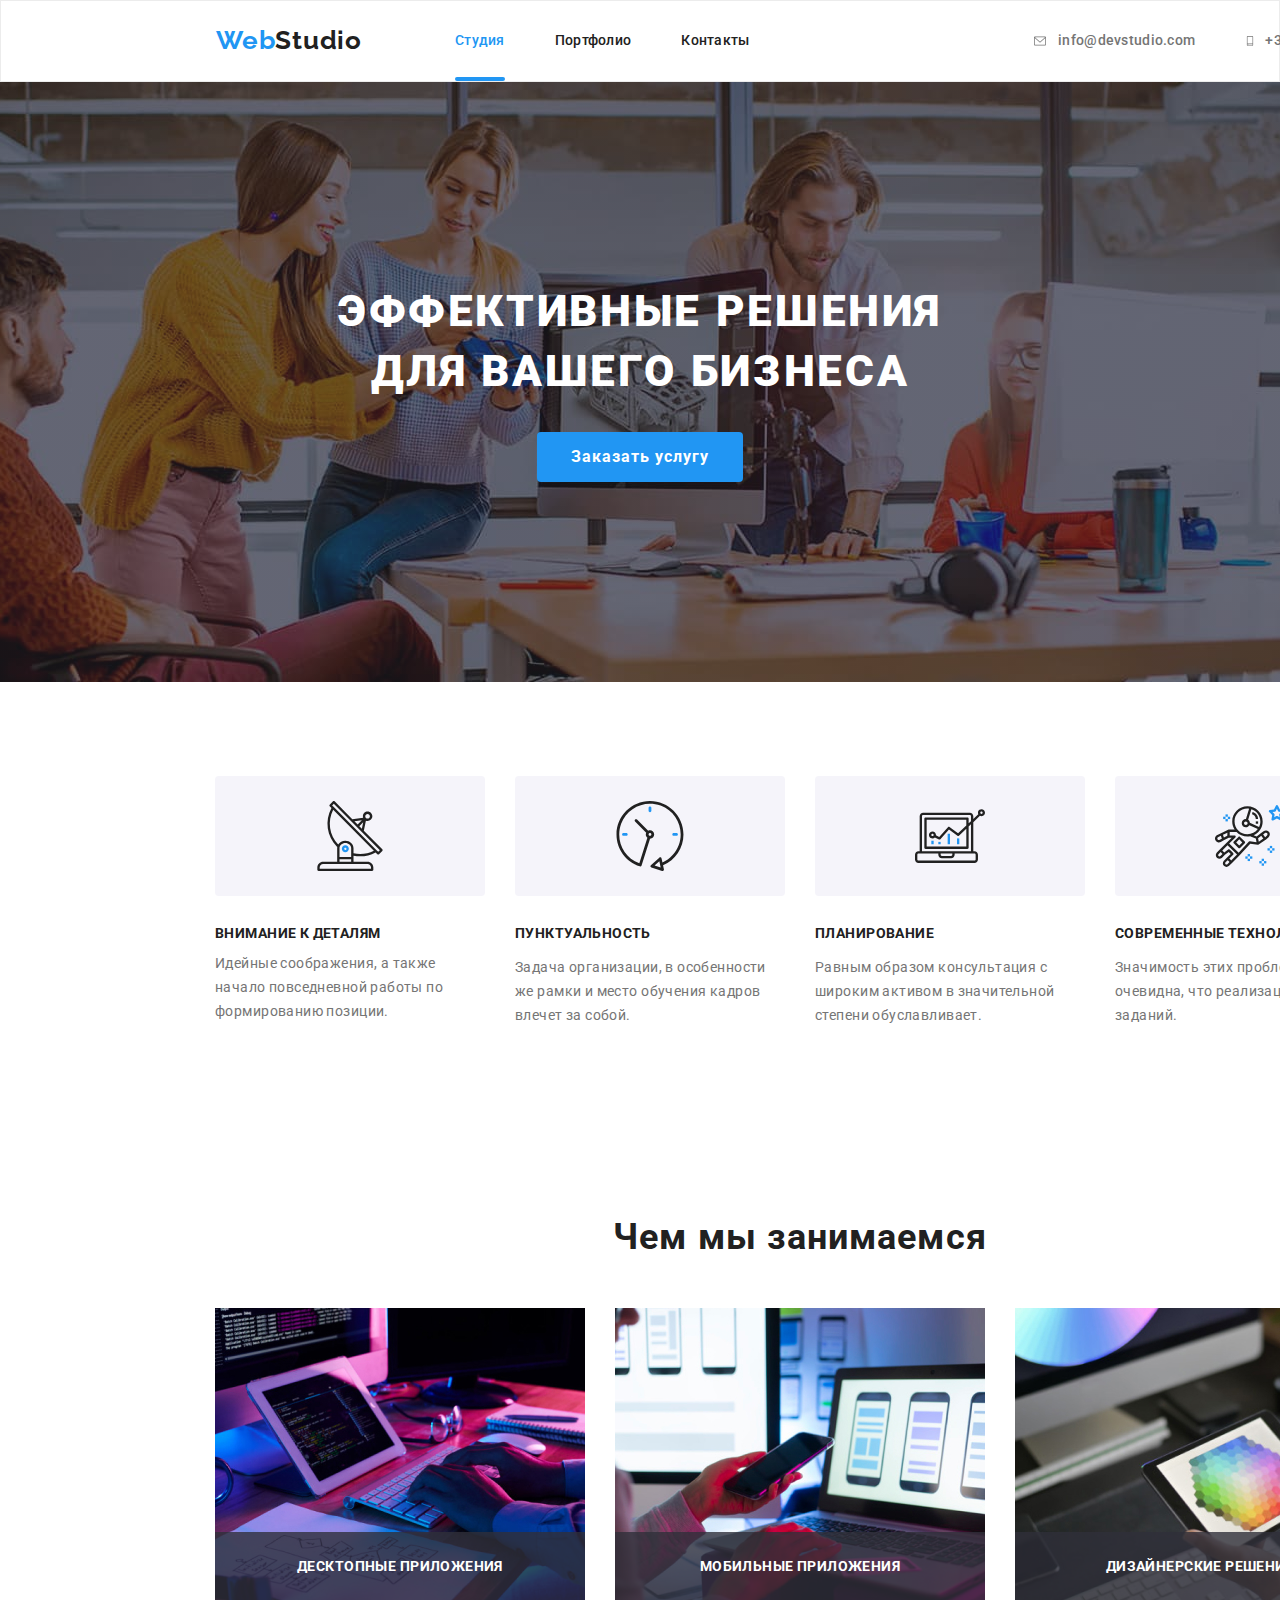
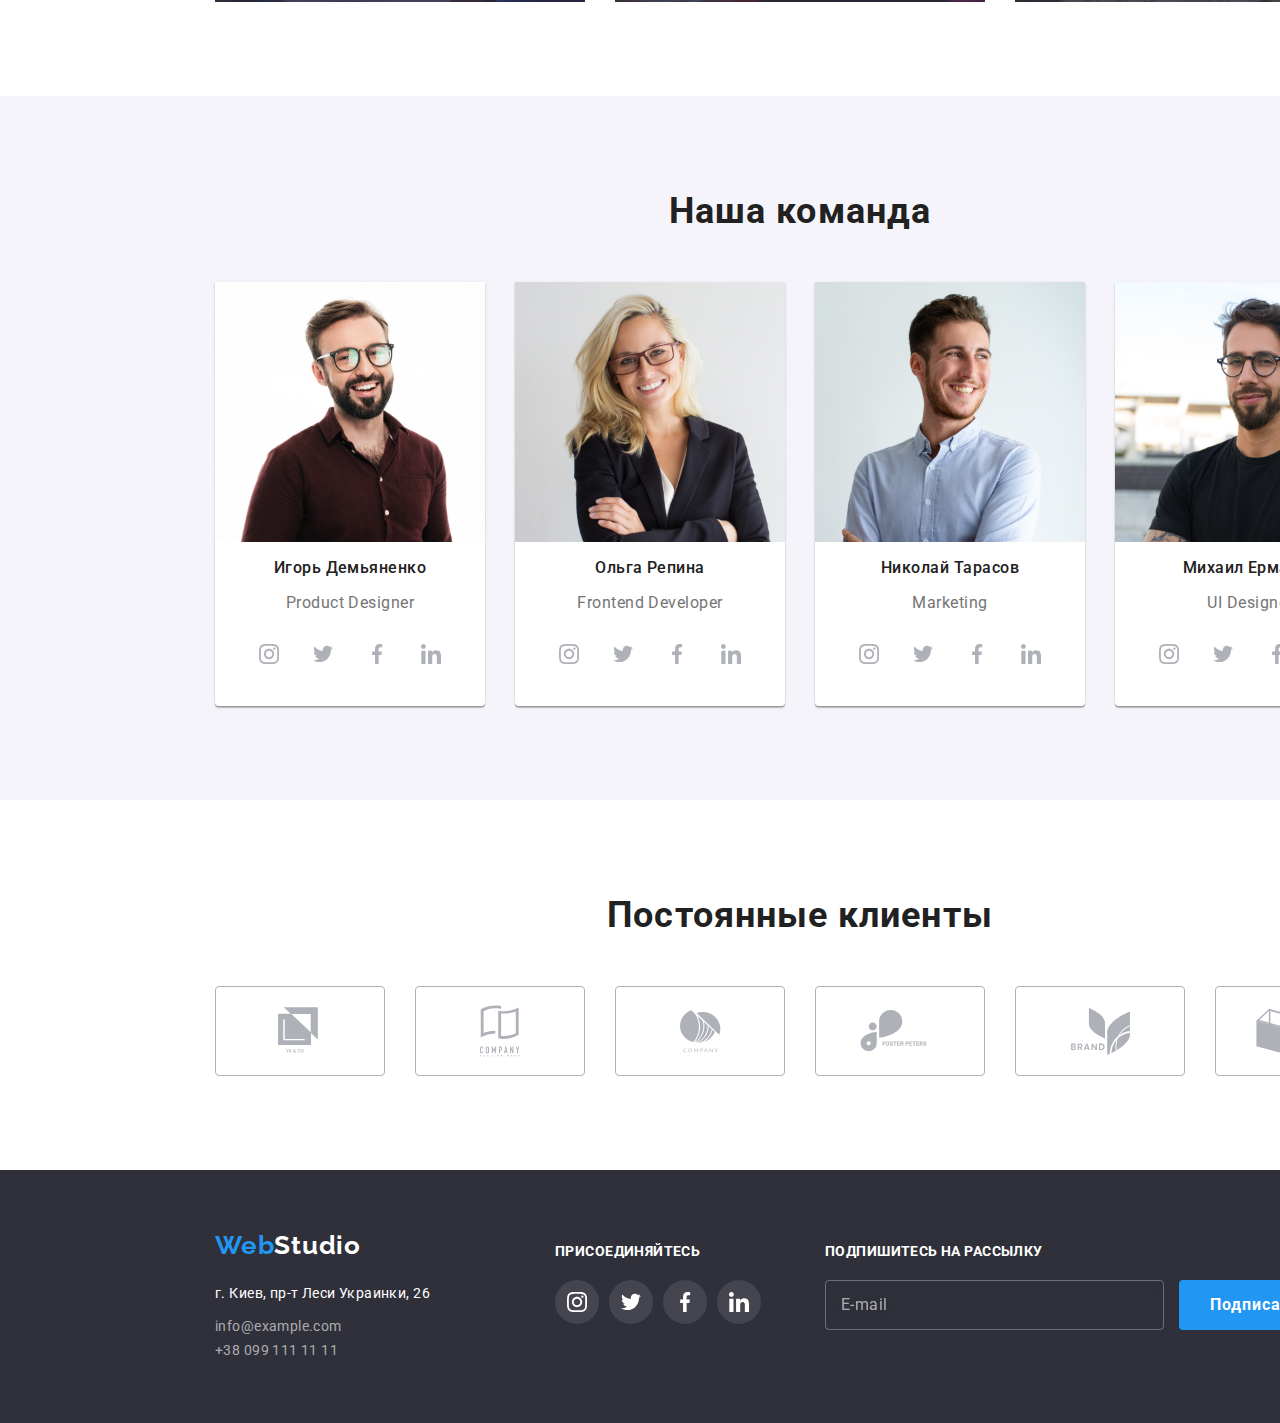
<file: index.html>
<!DOCTYPE html>
<html lang="ru">
  <head>
    <meta charset="UTF-8" />
    <meta name="viewport" content="width=device-width, initial-scale=1.0" />
    <title>Document</title>
    <link
      href="https://fonts.googleapis.com/css2?family=Raleway:wght@700&family=Roboto:wght@400;500;700;900&display=swap"
      rel="stylesheet"
    />
    <link
      rel="stylesheet"
      href="https://cdnjs.cloudflare.com/ajax/libs/modern-normalize/1.0.0/modern-normalize.min.css"
    />
    <link rel="stylesheet" href="./css/main.min.css" />
  </head>
  <body>
    <header class="page-header">
      <div class="container">
        <nav class="main-nav">
          <a href="./index.html" class="link"
            ><span class="logo">Web</span
            ><span class="logo page-header__logo">Studio</span>
          </a>
          <ul class="site-nav list">
            <li class="site-nav__item">
              <a
                href="./index.html"
                class="site-nav__link link site-nav__link--current"
                >Студия</a
              >
            </li>
            <li class="site-nav__item">
              <a href="./portfolio.html" class="site-nav__link link"
                >Портфолио</a
              >
            </li>
            <li class="site-nav__item">
              <a href="" class="site-nav__link link">Контакты</a>
            </li>
          </ul>
        </nav>
        <ul class="contacts-header list">
          <li class="contacts-header contacts-header__item">
            <a
              href="mailto:info@devstudio.com"
              class="contacts-header__link link"
            >
              <svg class="contacts-header__icon" width="16" height="12">
                <use href="./images/icons/sprite.svg#icon-envelope"></use>
              </svg>
              info@devstudio.com
            </a>
          </li>
          <li class="contacts-header contacts-header__item">
            <a href="tel:+380961111111" class="contacts-header__link link"
              ><svg class="contacts-header__icon" width="10" height="16">
                <use href="./images/icons/sprite.svg#icon-smartphone"></use>
              </svg>
              +38 096 111 11 11
            </a>
          </li>
        </ul>
      </div>
    </header>

    <main>
      <!-- <div class="container"> -->
      <section class="hero">
        <div class="hero__content">
          <h1 class="hero__title">Эффективные решения для вашего бизнеса</h1>
          <button type="button" class="button link" data-modal-open>
            Заказать услугу
          </button>
        </div>
      </section>
      <!-- </div> -->

      <div class="container">
        <section class="section no-padding-bottom">
          <h2 class="section__title visually-hidden">Наши преимущества</h2>
          <ul class="list features">
            <li class="features__item icon-antenna">
              <h3 class="title features__title">Внимание к деталям</h3>
              <p class="features__item-description">
                Идейные соображения, а также начало повседневной работы по
                формированию позиции.
              </p>
            </li>

            <li class="features__item icon-clock">
              <h3 class="title">Пунктуальность</h3>

              <p class="features__item-description">
                Задача организации, в особенности же рамки и место обучения
                кадров влечет за собой.
              </p>
            </li>
            <li class="features__item icon-diagram">
              <h3 class="title">Планирование</h3>
              <p class="features__item-description">
                Равным образом консультация с широким активом в значительной
                степени обуславливает.
              </p>
            </li>
            <li class="features__item icon-astronaut">
              <h3 class="title">Современные технологии</h3>

              <p class="features__item-description">
                Значимость этих проблем настолько очевидна, что реализация
                плановых заданий.
              </p>
            </li>
          </ul>
        </section>
      </div>
      <div class="container">
        <section class="section">
          <h2 class="section__title">Чем мы занимаемся</h2>
          <ul class="areas list">
            <li class="areas__item">
              <img src="./images/areas/1.jpg" alt="рабочий стол" width="370" />
              <div class="areas__item-desc dark-bg title white-cl">
                Десктопные приложения
              </div>
            </li>
            <li class="areas__item">
              <img src="./images/areas/2.jpg" alt="смартфон" width="370" />
              <div class="areas__item-desc dark-bg title white-cl">
                Мобильные приложения
              </div>
            </li>
            <li class="areas__item">
              <img src="./images/areas/3.jpg" alt="планшет" width="370" />
              <div class="title white-cl dark-bg areas__item-desc">
                Дизайнерские решения
              </div>
            </li>
          </ul>
        </section>
      </div>
      <div class="container container--secondary">
        <section class="section">
          <h2 class="section__title">Наша команда</h2>
          <ul class="team list">
            <li class="team__item">
              <img
                src="./images/team/ihor.jpg"
                alt="Продуктовый дизайнер"
                width="270"
              />
              <div class="team__member-desc">
                <h3 class="team-title">Игорь Демьяненко</h3>
                <span>Product Designer</span>
              </div>
              <ul class="team__social-list list">
                <li class="team_social-item">
                  <a
                    class="team__social-link"
                    href="https://www.instagram.com"
                    target="_blank"
                    rel
                    aria-label="ссылка на инстаграм"
                  >
                    <svg class="icon" width="20" height="20">
                      <use
                        href="./images/icons/sprite.svg#icon-instagram"
                      ></use>
                    </svg>
                  </a>
                </li>
                <li class="team_social-item">
                  <a
                    class="team__social-link"
                    href="https://www.twitter.com"
                    target="_blank"
                    rel
                    aria-label="ссылка на твиттер"
                  >
                    <svg class="icon" width="20" height="20">
                      <use href="./images/icons/sprite.svg#icon-twitter"></use>
                    </svg>
                  </a>
                </li>
                <li class="team_social-item">
                  <a
                    class="team__social-link"
                    href="https://www.facebook.com"
                    target="_blank"
                    rel
                    aria-label="ссылка на фейсбук"
                  >
                    <svg class="icon" width="20" height="20">
                      <use href="./images/icons/sprite.svg#icon-facebook"></use>
                    </svg>
                  </a>
                </li>
                <li class="team_social-item">
                  <a
                    class="team__social-link"
                    href="https://www.linkedin.com"
                    target="_blank"
                    rel
                    aria-label="ссылка на линкедин"
                  >
                    <svg class="icon" width="20" height="20">
                      <use href="./images/icons/sprite.svg#icon-linkedin"></use>
                    </svg>
                  </a>
                </li>
              </ul>
            </li>
            <li class="team__item">
              <img
                src="./images/team/olha.jpg"
                alt="Фронтенд разработчик"
                width="270"
              />

              <div class="team__member-desc">
                <h3 class="team-title">Ольга Репина</h3>
                <span>Frontend Developer</span>
              </div>
              <ul class="team__social-list list">
                <li class="team_social-item">
                  <a
                    class="team__social-link"
                    href="https://www.instagram.com"
                    target="_blank"
                    rel
                    aria-label="ссылка на инстаграм"
                  >
                    <svg class="icon" width="20" height="20">
                      <use
                        href="./images/icons/sprite.svg#icon-instagram"
                      ></use>
                    </svg>
                  </a>
                </li>
                <li class="team_social-item">
                  <a
                    class="team__social-link"
                    href="https://www.twitter.com"
                    target="_blank"
                    rel
                    aria-label="ссылка на твиттер"
                  >
                    <svg class="icon" width="20" height="20">
                      <use href="./images/icons/sprite.svg#icon-twitter"></use>
                    </svg>
                  </a>
                </li>
                <li class="team_social-item">
                  <a
                    class="team__social-link"
                    href="https://www.facebook.com"
                    target="_blank"
                    rel
                    aria-label="ссылка на фейсбук"
                  >
                    <svg class="icon" width="20" height="20">
                      <use href="./images/icons/sprite.svg#icon-facebook"></use>
                    </svg>
                  </a>
                </li>
                <li class="team_social-item">
                  <a
                    class="team__social-link"
                    href="https://www.linkedin.com"
                    target="_blank"
                    rel
                    aria-label="ссылка на линкедин"
                  >
                    <svg class="icon" width="20" height="20">
                      <use href="./images/icons/sprite.svg#icon-linkedin"></use>
                    </svg>
                  </a>
                </li>
              </ul>
            </li>
            <li class="team__item">
              <img src="./images/team/nick.jpg" alt="Маркетолог" width="270" />
              <div class="team__member-desc">
                <h3 class="team-title">Николай Тарасов</h3>
                <span>Marketing</span>
              </div>
              <ul class="team__social-list list">
                <li class="team_social-item">
                  <a
                    class="team__social-link"
                    href="https://www.instagram.com"
                    target="_blank"
                    rel
                    aria-label="ссылка на инстаграм"
                  >
                    <svg class="icon" width="20" height="20">
                      <use
                        href="./images/icons/sprite.svg#icon-instagram"
                      ></use>
                    </svg>
                  </a>
                </li>
                <li class="team_social-item">
                  <a
                    class="team__social-link"
                    href="https://www.twitter.com"
                    target="_blank"
                    rel
                    aria-label="ссылка на твиттер"
                  >
                    <svg class="icon" width="20" height="20">
                      <use href="./images/icons/sprite.svg#icon-twitter"></use>
                    </svg>
                  </a>
                </li>
                <li class="team_social-item">
                  <a
                    class="team__social-link"
                    href="https://www.facebook.com"
                    target="_blank"
                    rel
                    aria-label="ссылка на фейсбук"
                  >
                    <svg class="icon" width="20" height="20">
                      <use href="./images/icons/sprite.svg#icon-facebook"></use>
                    </svg>
                  </a>
                </li>
                <li class="team_social-item">
                  <a
                    class="team__social-link"
                    href="https://www.linkedin.com"
                    target="_blank"
                    rel
                    aria-label="ссылка на линкедин"
                  >
                    <svg class="icon" width="20" height="20">
                      <use href="./images/icons/sprite.svg#icon-linkedin"></use>
                    </svg>
                  </a>
                </li>
              </ul>
            </li>

            <li class="team__item">
              <img
                src="./images/team/michael.jpg"
                alt="Дизайнер пользовательского контента"
                width="270"
              />
              <div class="team__member-desc">
                <h3 class="team-title">Михаил Ермаков</h3>
                <span>UI Designer</span>
              </div>
              <ul class="team__social-list list">
                <li class="team_social-item">
                  <a
                    class="team__social-link"
                    href="https://www.instagram.com"
                    target="_blank"
                    rel
                    aria-label="ссылка на инстаграм"
                  >
                    <svg class="icon" width="20" height="20">
                      <use
                        href="./images/icons/sprite.svg#icon-instagram"
                      ></use>
                    </svg>
                  </a>
                </li>
                <li class="team_social-item">
                  <a
                    class="team__social-link"
                    href="https://www.twitter.com"
                    target="_blank"
                    rel
                    aria-label="ссылка на твиттер"
                  >
                    <svg class="icon" width="20" height="20">
                      <use href="./images/icons/sprite.svg#icon-twitter"></use>
                    </svg>
                  </a>
                </li>
                <li class="team_social-item">
                  <a
                    class="team__social-link"
                    href="https://www.facebook.com"
                    target="_blank"
                    rel
                    aria-label="ссылка на фейсбук"
                  >
                    <svg class="icon" width="20" height="20">
                      <use href="./images/icons/sprite.svg#icon-facebook"></use>
                    </svg>
                  </a>
                </li>
                <li class="team_social-item">
                  <a
                    class="team__social-link"
                    href="https://www.linkedin.com"
                    target="_blank"
                    rel
                    aria-label="ссылка на линкедин"
                  >
                    <svg class="icon" width="20" height="20">
                      <use href="./images/icons/sprite.svg#icon-linkedin"></use>
                    </svg>
                  </a>
                </li>
              </ul>
            </li>
          </ul>
        </section>
      </div>
      <div class="container">
        <section class="section">
          <h2 class="section__title">Постоянные клиенты</h2>
          <ul class="regular-clients list">
            <li class="regular-clients__item">
              <a href="" class="regular-clients__link">
                <svg class="icon" width="44" height="49">
                  <use href="./images/icons/sprite.svg#icon-logo1"></use>
                </svg>
              </a>
            </li>
            <li class="regular-clients__item">
              <a href="" class="regular-clients__link">
                <svg class="icon" width="40" height="52">
                  <use href="./images/icons/sprite.svg#icon-logo2"></use>
                </svg>
              </a>
            </li>
            <li class="regular-clients__item">
              <a href="" class="regular-clients__link">
                <svg class="icon" width="41" height="43">
                  <use href="./images/icons/sprite.svg#icon-logo3"></use>
                </svg>
              </a>
            </li>
            <li class="regular-clients__item">
              <a href="" class="regular-clients__link">
                <svg class="icon" width="80" height="42">
                  <use href="./images/icons/sprite.svg#icon-logo4"></use>
                </svg>
              </a>
            </li>
            <li class="regular-clients__item">
              <a href="" class="regular-clients__link">
                <svg class="icon" width="59" height="47">
                  <use href="./images/icons/sprite.svg#icon-logo5"></use>
                </svg>
              </a>
            </li>
            <li class="regular-clients__item">
              <a href="" class="regular-clients__link"
                ><svg class="icon" width="88" height="45">
                  <use href="./images/icons/sprite.svg#icon-logo6"></use>
                </svg>
              </a>
            </li>
          </ul>
        </section>
      </div>
    </main>

    <footer class="page-footer">
      <div class="container">
        <div class="footer-element">
          <a href="./index.html" class="link">
            <span class="logo">Web</span
            ><span class="logo page-footer__logo">Studio</span>
          </a>
          <address>
            <p class="address">г. Киев, пр-т Леси Украинки, 26</p>
          </address>
          <a
            href="mailto:info@devstudio.com"
            class="contacts-footer color-contacts-footer link"
            >info@example.com
          </a>
          <a
            href="tel:+380991111111"
            class="contacts-footer color-contacts-footer link"
            >+38 099 111 11 11
          </a>
        </div>

        <div class="footer-element">
          <h3 class="title page-footer__title white-cl">Присоединяйтесь</h3>
          <ul class="icon-footer-contacts-list list">
            <li class="icon-footer-contacts-item">
              <a
                class="icon-footer-contacts-link"
                href="https://www.instagram.com"
                target="_blank"
                rel
                aria-label="ссылка на инстаграм"
              >
                <svg class="icon-footer-contacts" width="20" height="20">
                  <use href="./images/icons/sprite.svg#icon-instagram"></use>
                </svg>
              </a>
            </li>
            <li class="icon-footer-contacts-item">
              <a
                class="icon-footer-contacts-link"
                href="https://www.twitter.com"
                target="_blank"
                rel
                aria-label="ссылка на твиттер"
              >
                <svg class="icon-footer-contacts" width="20" height="20">
                  <use href="./images/icons/sprite.svg#icon-twitter"></use>
                </svg>
              </a>
            </li>
            <li class="icon-footer-contacts-item">
              <a
                class="icon-footer-contacts-link"
                href="https://www.facebook.com"
                target="_blank"
                rel
                aria-label="ссылка на фейсбук"
              >
                <svg class="icon-footer-contacts" width="20" height="20">
                  <use href="./images/icons/sprite.svg#icon-facebook"></use>
                </svg>
              </a>
            </li>
            <li class="icon-footer-contacts-item">
              <a
                class="icon-footer-contacts-link"
                href="https://www.linkedin.com"
                target="_blank"
                rel
                aria-label="ссылка на линкедин"
              >
                <svg class="icon-footer-contacts" width="20" height="20">
                  <use href="./images/icons/sprite.svg#icon-linkedin"></use>
                </svg>
              </a>
            </li>
          </ul>
        </div>

        <form class="subscribe-form">
          <h3 class="title page-footer__title white-cl">
            Подпишитесь на рассылку
          </h3>
          <input
            class="subscribe-form__input"
            type="email"
            name="email"
            id="email"
            placeholder="E-mail"
          />
          <button class="button subscribe-form__button" type="submit">
            Подписаться<span class="button__icon button__icon--end"></span>
          </button>
        </form>
      </div>
    </footer>

    <div class="backdrop is-hidden" data-modal>
      <div class="modal">
        <a class="icon-modal-close" data-modal-close>
          <svg class="icon-close" width="30" height="30">
            <use href="./images/icons/sprite.svg#icon-close"></use>
          </svg>
        </a>
        <form class="form">
          <b class="form__title">Оставьте свои данные, мы вам перезвоним</b>
          <div class="form-field">
            <label class="form-field__label" for="name">Имя</label>
            <input
              class="form-field__input"
              type="text"
              name="name"
              id="name"
            />
            <svg class="form-field__icon" width="12" height="12">
              <use href="./images/icons/sprite.svg#name"></use>
            </svg>
          </div>

          <div class="form-field">
            <label class="form-field__label" for="tel">Телефон</label>
            <input class="form-field__input" type="tel" name="tel" id="tel" />
            <svg class="form-field__icon" width="14" height="14">
              <use href="./images/icons/sprite.svg#telephone"></use>
            </svg>
          </div>

          <div class="form-field">
            <label class="form-field__label" for="mail">Почта</label>
            <input
              class="form-field__input"
              type="email"
              name="mail"
              id="mail"
            />
            <svg class="form-field__icon" width="16" height="12">
              <use href="./images/icons/sprite.svg#mail"></use>
            </svg>
          </div>

          <div class="form-field">
            <label class="form-field__label" for="comment">Комментарий</label>
            <textarea
              class="form-field__textarea"
              placeholder="Введите текст"
              name="comment"
              id="comment"
              rows="6"
            >
            </textarea>
          </div>

          <label class="checkbox__label">
            <input class="checkbox" type="checkbox" name="checkbox" />
            <span class="checkbox__icon"> </span>
            Соглашаюсь с рассылкой и принимаю
            <a class="checkbox__link" href="_blank">Условия договора</a>
          </label>

          <div class="form__button">
            <button class="button" type="submit">Отправить</button>
          </div>
        </form>
      </div>
    </div>

    <script src="./js/modal.js"></script>
  </body>
</html>
</file>
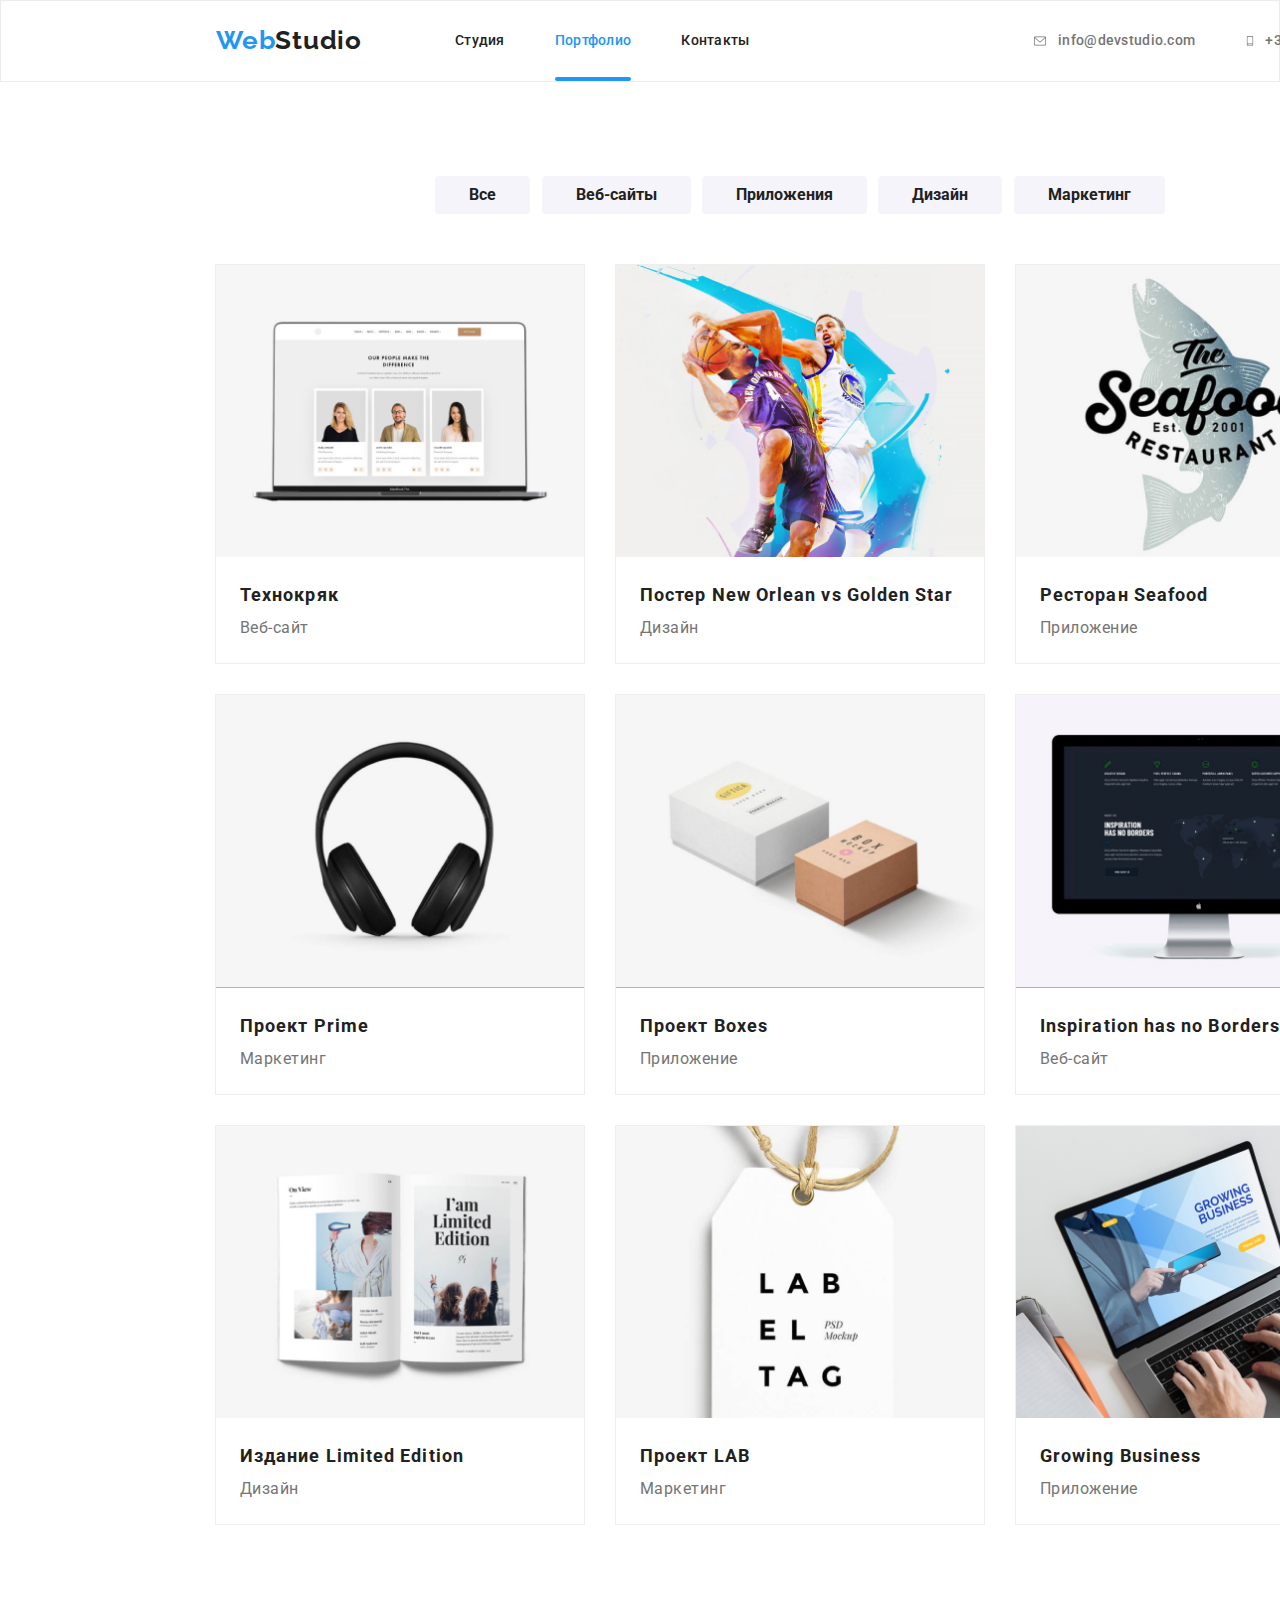
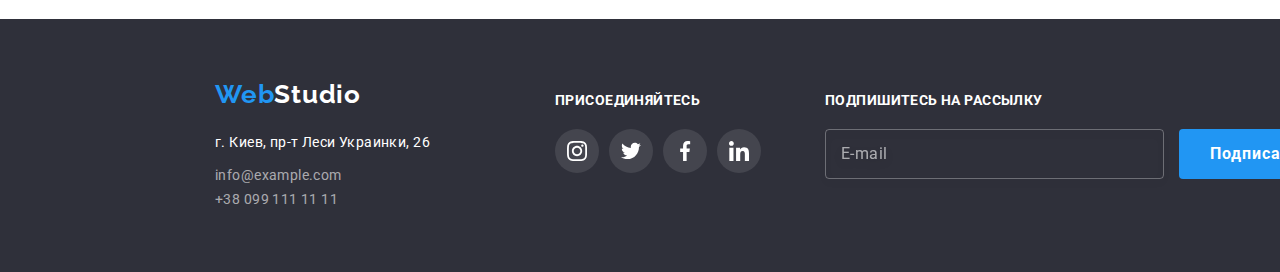
<file: portfolio.html>
<!DOCTYPE html>
<html lang="ru">
  <head>
    <meta charset="UTF-8" />
    <meta name="viewport" content="width=device-width, initial-scale=1.0" />
    <title>Portfolio</title>
    <link
      href="https://fonts.googleapis.com/css2?family=Raleway:wght@700&family=Roboto:wght@400;500;700;900&display=swap"
      rel="stylesheet"
    />
    <link
      rel="stylesheet"
      href="https://cdnjs.cloudflare.com/ajax/libs/modern-normalize/1.0.0/modern-normalize.min.css"
    />
    <link rel="stylesheet" href="./css/main.min.css" />
  </head>
  <body>
    <header class="page-header">
      <div class="container">
        <nav class="main-nav">
          <a href="./index.html" class="link"
            ><span class="logo">Web</span
            ><span class="logo page-header__logo">Studio</span>
          </a>
          <ul class="site-nav list">
            <li class="site-nav__item">
              <a href="./index.html" class="site-nav__link link">Студия</a>
            </li>
            <li class="site-nav__item">
              <a
                href="./portfolio.html"
                class="site-nav__link link site-nav__link--current"
                >Портфолио</a
              >
            </li>
            <li class="site-nav__item">
              <a href="" class="site-nav__link link">Контакты</a>
            </li>
          </ul>
        </nav>
        <ul class="contacts-header list">
          <li class="contacts-header contacts-header__item">
            <a
              href="mailto:info@devstudio.com"
              class="contacts-header__link link"
            >
              <svg class="contacts-header__icon" width="16" height="12">
                <use href="./images/icons/sprite.svg#icon-envelope"></use>
              </svg>
              info@devstudio.com
            </a>
          </li>
          <li class="contacts-header contacts-header__item">
            <a href="tel:+380961111111" class="contacts-header__link link"
              ><svg class="contacts-header__icon" width="10" height="16">
                <use href="./images/icons/sprite.svg#icon-smartphone"></use>
              </svg>
              +38 096 111 11 11
            </a>
          </li>
        </ul>
      </div>
    </header>

    <main>
      <section class="section">
        <div class="container">
          <h1 class="visually-hidden">Наши работы</h1>
          <div class="set-filter-button">
            <button type="button" class="filter-button">Все</button>
            <button type="button" class="filter-button">Веб-сайты</button>
            <button type="button" class="filter-button">Приложения</button>
            <button type="button" class="filter-button">Дизайн</button>
            <button type="button" class="filter-button">Маркетинг</button>
          </div>
          <ul class="list our-works">
            <li class="our-works__item">
              <a href="" class="link">
                <div class="our-works__thumb">
                  <img
                    src="./images/works-set/технокряк.jpg"
                    alt="страница сайта"
                  />
                  <div class="our-works__text">
                    Технокряк это современная площадка распространения
                    коронавируса. Компании используют эту платформу для
                    цифрового шпионажа и атак на защищённые сервера конкурентов.
                  </div>
                </div>

                <h2 class="our-works__title">Технокряк</h2>
                <p class="our-works__description">Веб-сайт</p>
              </a>
            </li>
            <li class="our-works__item">
              <a href="" class="link">
                <div class="our-works__thumb">
                  <img
                    src="./images/works-set/постер.jpg"
                    alt="постер со спорстменами"
                  />
                  <div class="our-works__text">
                    Технокряк это современная площадка распространения
                    коронавируса. Компании используют эту платформу для
                    цифрового шпионажа и атак на защищённые сервера конкурентов.
                  </div>
                </div>
                <h2 class="our-works__title">
                  Постер New Orlean vs Golden Star
                </h2>
                <p class="our-works__description">Дизайн</p>
              </a>
            </li>
            <li class="our-works__item">
              <a href="" class="link">
                <div class="our-works__thumb">
                  <img src="./images/works-set/ресторан.jpg" alt="ресторан" />
                  <div class="our-works__text">
                    Технокряк это современная площадка распространения
                    коронавируса. Компании используют эту платформу для
                    цифрового шпионажа и атак на защищённые сервера конкурентов.
                  </div>
                </div>
                <h2 class="our-works__title">Ресторан Seafood</h2>
                <p class="our-works__description">Приложение</p>
              </a>
            </li>
            <li class="our-works__item">
              <a href="" class="link">
                <div class="our-works__thumb">
                  <img src="./images/works-set/prime.jpg" alt="наушники" />
                  <div class="our-works__text">
                    Технокряк это современная площадка распространения
                    коронавируса. Компании используют эту платформу для
                    цифрового шпионажа и атак на защищённые сервера конкурентов.
                  </div>
                </div>
                <h2 class="our-works__title">Проект Prime</h2>
                <p class="our-works__description">Маркетинг</p>
              </a>
            </li>
            <li class="our-works__item">
              <a href="" class="link">
                <div class="our-works__thumb">
                  <img src="./images/works-set/boxes.jpg" alt="две коробки" />
                  <div class="our-works__text">
                    Технокряк это современная площадка распространения
                    коронавируса. Компании используют эту платформу для
                    цифрового шпионажа и атак на защищённые сервера конкурентов.
                  </div>
                </div>
                <h2 class="our-works__title">Проект Boxes</h2>
                <p class="our-works__description">Приложение</p>
              </a>
            </li>
            <li class="our-works__item">
              <a href="" class="link">
                <div class="our-works__thumb">
                  <img
                    src="./images/works-set/inspiration.jpg"
                    alt="заглавная страница сайта"
                  />
                  <div class="our-works__text">
                    Технокряк это современная площадка распространения
                    коронавируса. Компании используют эту платформу для
                    цифрового шпионажа и атак на защищённые сервера конкурентов.
                  </div>
                </div>
                <h2 class="our-works__title">Inspiration has no Borders</h2>
                <p class="our-works__description">Веб-сайт</p>
              </a>
            </li>
            <li class="our-works__item">
              <a href="" class="link">
                <div class="our-works__thumb">
                  <img
                    src="./images/works-set/limited.jpg"
                    alt="разворот журнала"
                  />
                  <div class="our-works__text">
                    Технокряк это современная площадка распространения
                    коронавируса. Компании используют эту платформу для
                    цифрового шпионажа и атак на защищённые сервера конкурентов.
                  </div>
                </div>
                <h2 class="our-works__title">Издание Limited Edition</h2>
                <p class="our-works__description">Дизайн</p>
              </a>
            </li>
            <li class="our-works__item">
              <a href="" class="link">
                <div class="our-works__thumb">
                  <img src="./images/works-set/lab.jpg" alt="бирка" />
                  <div class="our-works__text">
                    Технокряк это современная площадка распространения
                    коронавируса. Компании используют эту платформу для
                    цифрового шпионажа и атак на защищённые сервера конкурентов.
                  </div>
                </div>
                <h2 class="our-works__title">Проект LAB</h2>
                <p class="our-works__description">Маркетинг</p>
              </a>
            </li>
            <li class="our-works__item">
              <a href="" class="link">
                <div class="our-works__thumb">
                  <img
                    src="./images/works-set/business.jpg"
                    alt="открытый ноутбук"
                  />
                  <div class="our-works__text">
                    Технокряк это современная площадка распространения
                    коронавируса. Компании используют эту платформу для
                    цифрового шпионажа и атак на защищённые сервера конкурентов.
                  </div>
                </div>
                <h2 class="our-works__title">Growing Business</h2>
                <p class="our-works__description">Приложение</p>
              </a>
            </li>
          </ul>
        </div>
      </section>
    </main>

    <footer class="page-footer">
      <div class="container">
        <div class="footer-element">
          <a href="./index.html" class="link">
            <span class="logo">Web</span
            ><span class="logo page-footer__logo">Studio</span>
          </a>
          <address>
            <p class="address">г. Киев, пр-т Леси Украинки, 26</p>
          </address>
          <a
            href="mailto:info@devstudio.com"
            class="contacts-footer color-contacts-footer link"
            >info@example.com
          </a>
          <a
            href="tel:+380991111111"
            class="contacts-footer color-contacts-footer link"
            >+38 099 111 11 11
          </a>
        </div>

        <div class="footer-element">
          <h3 class="title page-footer__title white-cl">Присоединяйтесь</h3>
          <ul class="icon-footer-contacts-list list">
            <li class="icon-footer-contacts-item">
              <a
                class="icon-footer-contacts-link"
                href="https://www.instagram.com"
                target="_blank"
                rel
                aria-label="ссылка на инстаграм"
              >
                <svg class="icon-footer-contacts" width="20" height="20">
                  <use href="./images/icons/sprite.svg#icon-instagram"></use>
                </svg>
              </a>
            </li>
            <li class="icon-footer-contacts-item">
              <a
                class="icon-footer-contacts-link"
                href="https://www.twitter.com"
                target="_blank"
                rel
                aria-label="ссылка на твиттер"
              >
                <svg class="icon-footer-contacts" width="20" height="20">
                  <use href="./images/icons/sprite.svg#icon-twitter"></use>
                </svg>
              </a>
            </li>
            <li class="icon-footer-contacts-item">
              <a
                class="icon-footer-contacts-link"
                href="https://www.facebook.com"
                target="_blank"
                rel
                aria-label="ссылка на фейсбук"
              >
                <svg class="icon-footer-contacts" width="20" height="20">
                  <use href="./images/icons/sprite.svg#icon-facebook"></use>
                </svg>
              </a>
            </li>
            <li class="icon-footer-contacts-item">
              <a
                class="icon-footer-contacts-link"
                href="https://www.linkedin.com"
                target="_blank"
                rel
                aria-label="ссылка на линкедин"
              >
                <svg class="icon-footer-contacts" width="20" height="20">
                  <use href="./images/icons/sprite.svg#icon-linkedin"></use>
                </svg>
              </a>
            </li>
          </ul>
        </div>

        <form class="subscribe-form">
          <h3 class="title page-footer__title white-cl">
            Подпишитесь на рассылку
          </h3>
          <input
            class="subscribe-form__input"
            type="email"
            name="email"
            id="email"
            placeholder="E-mail"
          />
          <button class="button subscribe-form__button" type="submit">
            Подписаться<span class="button__icon button__icon--end"></span>
          </button>
        </form>
      </div>
    </footer>
  </body>
</html>
</file>
<file: css/main.min.css>
.visually-hidden{position:absolute;width:1px;height:1px;margin:-1px;border:0;padding:0;clip:rect(0 0 0 0);overflow:hidden}body{background-color:#fff;color:#757575;font-family:Roboto, sans-serif;font-size:14px;line-height:1.71;letter-spacing:0.03em}img{display:block;max-width:100%;height:auto}.container{display:flex;flex-wrap:wrap;width:1600px;padding-left:215px;padding-right:215px;margin-left:auto;margin-right:auto}.container--secondary{background-color:#f5f4fa}.no-padding-bottom{padding-bottom:0px}.list{padding:0;margin:0;list-style-type:none}.link{text-decoration:none}.icon{fill:#afb1b8}.regular-clients__link:hover .icon{fill:#2196f3}.title{color:#212121;font-weight:700;font-size:14px;line-height:1.14;letter-spacing:0.03em;text-transform:uppercase}.address{margin-top:20px;margin-bottom:9px;color:#fff;font-style:normal;font-size:14px;line-height:1.71;letter-spacing:0.03em}.logo{color:#2196f3;font-family:Raleway, sans-serif;font-weight:bold;font-size:26px;line-height:1.2;letter-spacing:0.03em}.page-header__logo{color:#212121}.page-footer__logo{color:#fff}.button{padding:10px 32px;min-width:200px;min-height:50px;text-decoration:none;text-align:center;border-color:transparent;border-radius:4px;background-color:#2196f3;color:#fff;font-weight:700;font-size:16px;line-height:1.88px;letter-spacing:0.06em}.button:hover{cursor:pointer}.button__icon{display:inline-flex;width:24px;height:24px;background-image:url(/images/icons/icon-send.svg);background-size:contain;background-position:center;background-repeat:no-repeat}.button__icon--end{margin-left:5px}.filter-button{padding:10px 32px;min-width:73px;min-height:38px;text-decoration:none;text-align:center;border-color:transparent;border-radius:4px;color:#212121;background-color:#f5f4fa;font-weight:700;font-size:16px;line-height:1.88px;transition-duration:250ms;transition-timing-function:cubic-bezier(0.4, 0, 0.2, 1)}.filter-button:hover{background-color:#2196f3;color:#fff;box-shadow:0px 3px 1px rgba(0,0,0,0.1),0px 1px 2px rgba(0,0,0,0.08),0px 2px 2px rgba(0,0,0,0.12);cursor:pointer}.filter-button+.filter-button{margin-left:8px}.set-filter-button{margin-top:0px;margin-right:auto;margin-bottom:50px;margin-left:auto}.contacts-header{display:flex;flex-wrap:wrap;margin-left:auto}.contacts-header__item+.contacts-header__item{margin-left:50px}.contacts-header__link{display:flex;align-items:center;color:#757575;font-weight:500;font-size:14px;line-height:1.14;letter-spacing:0.02em;cursor:pointer;transition-duration:250ms;transition-timing-function:cubic-bezier(0.4, 0, 0.2, 1)}.contacts-header__link:hover,.contacts-header__link:focus{color:#2196f3}.contacts-header__icon{fill:#757575;margin-right:10px}.contacts-header__link:hover .contacts-header__icon{fill:#2196f3}.team__social-list{display:flex;justify-content:center;margin-bottom:30px}.team_social-item:not(:last-child){margin-right:10px}.team__social-link{display:flex;justify-content:center;align-items:center;width:44px;height:44px;background-color:#fff;border-radius:50%;transition-duration:250ms;transition-timing-function:cubic-bezier(0.4, 0, 0.2, 1)}.team__social-link:hover{background-color:#2196f3}.team__social-link:hover .icon{fill:#fff}.icon-footer-contacts-list{display:flex;margin-bottom:30px}.icon-footer-contacts-item:not(:last-child){margin-right:10px}.icon-footer-contacts-link{display:flex;justify-content:center;align-items:center;width:44px;height:44px;background-color:rgba(255,255,255,0.1);border-radius:50%;transition-duration:250ms;transition-timing-function:cubic-bezier(0.4, 0, 0.2, 1)}.icon-footer-contacts-link:hover{background-color:#2196f3}.icon-footer-contacts{fill:#fff}.icon-footer-contacts-link:hover .icon-footer-contacts{fill:#fff}.subscribe-form{position:relative;padding-top:60px;padding-bottom:60px}.subscribe-form__input{width:339px;height:50px;padding:15px;background-color:transparent;border:1px solid rgba(255,255,255,0.3);filter:drop-shadow(0px 4px 4px rgba(0,0,0,0.15));border-radius:4px}.subscribe-form__input::placeholder{font-size:16px;line-height:1.3;letter-spacing:0.03em;color:rgba(255,255,255,0.6)}.subscribe-form__button{display:inline-flex;align-items:center;margin-left:12px;padding-top:10px;padding-bottom:10px;padding-left:29px}.form{display:flex;flex-wrap:wrap;margin-left:auto;margin-right:auto;margin-bottom:0px;padding:40px;width:528px;height:581px}.form-field{position:relative;display:flex;margin:0px;flex-direction:column;width:100%}.form-field__input{margin-bottom:10px;padding-top:13px;padding-right:13px;padding-bottom:13px;padding-left:43px;border:1px solid rgba(33,33,33,0.2);border-radius:4px;background-color:#fff;color:#757575;font-family:Roboto, sans-serif;font-size:12px;line-height:1.2;letter-spacing:0.01em}.form-field__input:hover{border-color:#2196f3;cursor:pointer}.form-field__icon{position:absolute;top:50%;left:14px;fill:#212121}.form-field:hover .form-field__icon{fill:#2196f3}.form-field__textarea{margin-bottom:20px;padding:13px;background-color:#fff;color:#757575;font-family:Roboto, sans-serif;font-size:12px;line-height:1.2;letter-spacing:0.01em;border:1px solid rgba(33,33,33,0.2);border-radius:4px;resize:none}.form-field__textarea:hover{border-color:#2196f3;cursor:pointer}.form-field__textarea::placeholder{background-color:#fff;color:#757575;font-family:Roboto, sans-serif;font-size:12px;line-height:1.2;letter-spacing:0.01em}.form-field__label{margin-top:0px;margin-bottom:4px;font-size:12px;line-height:1.2;letter-spacing:0.01em}.form__button{display:flex;margin-left:auto;margin-right:auto;margin-bottom:0px;max-width:448px;max-height:50px}.form__title{margin-top:0;margin-bottom:12px;color:#212121;font-weight:700;font-size:20px;line-height:1.15;text-align:center;letter-spacing:0.03em}.checkbox{-webkit-appearance:none;-moz-appearance:none;appearance:none;position:absolute}.checkbox__label{margin-bottom:30px}.checkbox__link{color:#2196f3;text-decoration:underline}.checkbox__icon{display:inline-block;width:16px;height:15px;margin-right:8.4px;margin-left:13px;border:2px solid #212121;border-radius:4px}.checkbox:checked+.checkbox__icon{background-color:#2196f3;border-color:#2196f3;background-image:url(../images/icons/icon-check.svg);background-size:contain;background-origin:border-box}.backdrop{position:fixed;top:0;left:0;width:100%;height:100%;background:rgba(0,0,0,0.2);opacity:1;transition:opacity 600ms cubic-bezier(0.4, 0, 0.2, 1)}.backdrop.is-hidden{opacity:0;pointer-events:none}.backdrop.is-hidden .modal{transform:translate(-50%, -50%) scale(0.7)}.modal{position:absolute;top:50%;left:50%;transform:translate(-50%, -50%) scale(1);min-width:528px;min-height:581px;background-color:#fff;box-shadow:0px 1px 3px rgba(0,0,0,0.12),0px 1px 1px rgba(0,0,0,0.14),0px 2px 1px rgba(0,0,0,0.2);border-radius:4px;transition:transform 600ms cubic-bezier(0.4, 0, 0.2, -0.64)}.icon-modal-close{display:flex;justify-content:center;align-items:center;position:absolute;top:8px;right:8px;width:30px;height:30px;z-index:100;border-radius:15px}.icon-close{--color2: rgba(0, 0, 0, 0.1)}.icon-close:hover{fill:#2196f3;cursor:pointer}.section{padding-top:94px;padding-bottom:94px}.section__title{margin-top:0;margin-bottom:50px;color:#212121;font-weight:700;font-size:36px;line-height:1.17;text-align:center;letter-spacing:0.03em}.page-header{border:1px solid #ececec}.main-nav{display:flex;align-items:center}.site-nav{display:flex;margin-left:93px}.site-nav__item:not(:last-child){margin-right:50px}.site-nav__link{display:block;padding-top:32px;padding-bottom:32px;color:#212121;font-weight:500;font-size:14px;line-height:1.14;letter-spacing:0.02em;transition-duration:250ms;transition-timing-function:cubic-bezier(0.4, 0, 0.2, 1)}.site-nav__link:hover,.site-nav__link:focus{color:#2196f3}.site-nav__link--current{position:relative;color:#2196f3}.site-nav__link--current::after{content:"";position:absolute;left:0;bottom:0;width:100%;height:4px;border-radius:2px;background-color:#2196f3}.hero{text-align:center;background-color:#2f303a;max-width:1600px;min-height:600px;margin-left:auto;margin-right:auto;background-image:linear-gradient(to right, rgba(47,48,58,0.4), rgba(47,48,58,0.4)),url(../images/hero/Img-hero.jpg);background-repeat:no-repeat;background-position:center;background-size:cover}.hero__content{display:inline-block;width:696px;border:0px;margin:0px;padding-top:200px;padding-bottom:200px}.hero__title{margin-top:0px;margin-bottom:30px;color:#fff;font-weight:900;font-size:44px;line-height:1.36;letter-spacing:0.06em;text-transform:uppercase}.features{display:flex;flex-wrap:wrap}.features__title{margin-top:0px;margin-bottom:10px}.features__item{width:calc((100% - 90px) / 4);margin-right:30px;margin-bottom:0px}.features__item:nth-child(4n){margin-right:0px}.features__item:nth-last-child(-n+4){margin-bottom:0px}.features__item::before{content:"";display:block;width:270px;height:120px;margin-bottom:30px;border-radius:4px;background-size:70px;background-repeat:no-repeat;background-position:center;background-color:#f5f4fa}.icon-antenna::before{background-image:url(../images/features/antenna.svg)}.icon-clock::before{background-image:url(../images/features/clock.svg)}.icon-diagram::before{background-image:url(../images/features/diagram.svg)}.icon-astronaut::before{background-image:url(../images/features/astronaut.svg)}.features__item-description{margin-top:0;margin-bottom:0px}.areas{display:flex;flex-wrap:wrap}.areas__item{position:relative;width:calc((100% - 60px) / 3);margin-right:30px;margin-bottom:0px}.areas__item:nth-child(3n){margin-right:0px}.areas__item:nth-last-child(-n+3){margin-bottom:0px}.areas__item-desc{position:absolute;bottom:0;left:0;text-align:center;padding-top:27px;margin:0;width:100%;min-height:70px}.team{display:flex;flex-wrap:wrap;font-size:16px;line-height:1.19;text-align:center;letter-spacing:0.03em}.team__item{width:calc((100% - 90px) / 4);margin-right:30px;margin-bottom:30px;background:#fff;box-shadow:0px 1px 3px rgba(0,0,0,0.12),0px 1px 1px rgba(0,0,0,0.14),0px 2px 1px rgba(0,0,0,0.2);border-radius:0px 0px 4px 4px}.team__item:nth-child(4n){margin-right:0px}.team__item:nth-last-child(-n+4){margin-bottom:0px}.team-title{color:#212121;font-weight:500;font-size:16px;line-height:1.19;text-align:center;letter-spacing:0.03em}.team__member-desc{padding-right:24px;padding-left:24px;padding-bottom:20px;text-align:center}.regular-clients{display:flex;flex-wrap:wrap}.regular-clients__item{margin-bottom:0px;transition-duration:250ms;transition-timing-function:cubic-bezier(0.4, 0, 0.2, 1)}.regular-clients__item:not(:last-child){margin-right:30px}.regular-clients__link{display:flex;justify-content:center;align-items:center;width:170px;height:90px;background-color:#fff;border:1px solid #afb1b8;border-radius:4px;transition-duration:250ms;transition-timing-function:cubic-bezier(0.4, 0, 0.2, 1)}.regular-clients__link:hover{border:1px solid #2196f3}.regular-clients__link:hover .icon{fill:#2196f3}.our-works{display:flex;flex-wrap:wrap}.our-works__item{width:calc((100% - 60px) / 3);margin-right:30px;margin-bottom:30px;background-color:#fff;border:1px solid #eeeeee;transition-duration:250ms;transition-timing-function:cubic-bezier(0.4, 0, 0.2, 1)}.our-works__item:hover{box-shadow:0px 1px 1px rgba(0,0,0,0.12),0px 4px 4px rgba(0,0,0,0.06),1px 4px 6px rgba(0,0,0,0.16)}.our-works__item:nth-child(3n){margin-right:0px}.our-works__item:nth-last-child(-n+3){margin-bottom:0px}.our-works__thumb{position:relative;overflow:hidden}.our-works__thumb::before{display:inline-block;position:absolute;content:"";width:100%;height:100%;background-color:rgba(33,150,243,0.9);transform:translateY(100%);transition:transform 250ms cubic-bezier(0.4, 0, 0.2, 1)}.our-works__item:hover .our-works__thumb::before{transform:translateY(0)}.our-works__text{display:inline-block;position:absolute;top:0;left:0;text-align:left;padding:63px 24px;margin:0;width:100%;font-weight:400;font-size:18px;line-height:1.56;letter-spacing:0.03em;color:#fff;transform:translateY(100%);transition:transform 250ms cubic-bezier(0.4, 0, 0.2, 1)}.our-works__item:hover .our-works__text{transform:translateY(0)}.our-works__title{margin:0;padding-top:20px;padding-left:24px;color:#212121;font-weight:700;font-size:18px;line-height:2;letter-spacing:0.06em}.our-works__description{margin:0;padding-bottom:20px;padding-left:24px;color:#757575;font-size:16px;line-height:1.87;letter-spacing:0.03em}.footer-element{width:calc((100% - 90px) / 4);margin-right:70px;padding-top:60px;padding-bottom:60px}.footer-element:nth-child(2){margin-right:0px}.page-footer__title{margin-bottom:20px}.contacts-footer{display:block}.dark-bg{background-color:rgba(47,48,58,0.8)}.page-footer{background-color:#2f303a}.white-cl{color:#fff}.color-contacts-footer{color:rgba(255,255,255,0.6)}
/*# sourceMappingURL=main.min.css.map */
</file>
